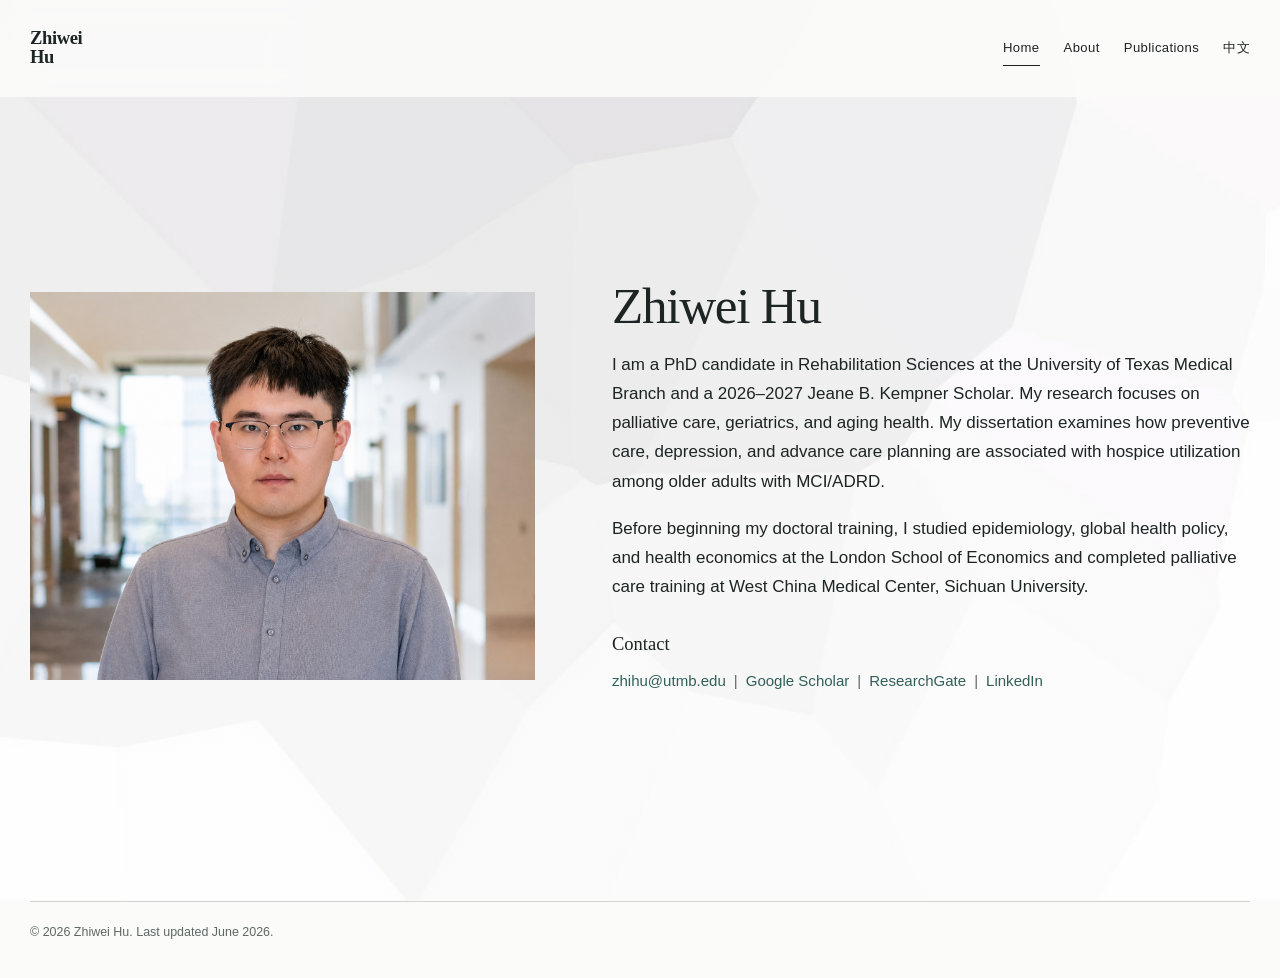
<file: index.html>
<!doctype html>
<html lang="en">
<head>
  <meta charset="utf-8">
  <meta name="viewport" content="width=device-width, initial-scale=1">
  <title>Zhiwei Hu | PhD Candidate in Rehabilitation Sciences at UTMB</title>
  <meta name="description" content="Zhiwei Hu is a PhD candidate in Rehabilitation Sciences at the University of Texas Medical Branch and a 2026–2027 Jeane B. Kempner Scholar. His research focuses on palliative care, geriatrics, aging health, advance care planning, and hospice utilization.">
  <meta name="robots" content="index, follow">
  <link rel="canonical" href="https://kzhkoshii.github.io/">
  <meta property="og:type" content="profile">
  <meta property="og:title" content="Zhiwei Hu | PhD Candidate in Rehabilitation Sciences at UTMB">
  <meta property="og:description" content="Zhiwei Hu is a PhD candidate in Rehabilitation Sciences at the University of Texas Medical Branch and a 2026–2027 Jeane B. Kempner Scholar. His research focuses on palliative care, geriatrics, aging health, advance care planning, and hospice utilization.">
  <meta property="og:url" content="https://kzhkoshii.github.io/">
  <meta property="og:image" content="https://kzhkoshii.github.io/assets/images/profile-home.png">
  <link rel="icon" href="assets/favicon.svg" type="image/svg+xml">
  <link rel="stylesheet" href="styles.css">

  <script type="application/ld+json">
  {
    "@context": "https://schema.org",
    "@type": "ProfilePage",
    "mainEntity": {
      "@type": "Person",
      "name": "Zhiwei Hu",
      "honorificSuffix": "MSc, LLB",
      "jobTitle": "PhD Candidate in Rehabilitation Sciences",
      "affiliation": {
        "@type": "Organization",
        "name": "The University of Texas Medical Branch"
      },
      "email": "mailto:zhihu@utmb.edu",
      "url": "https://kzhkoshii.github.io/",
      "sameAs": [
        "https://scholar.google.com/citations?user=KyNSuUAAAAAJ&hl=en",
        "https://www.researchgate.net/profile/Zhiwei-Hu-14?ev=hdr_xprf",
        "https://www.linkedin.com/in/zhiwei-hu-467a28255/?locale=en"
      ],
      "knowsAbout": [
        "Palliative care",
        "Geriatrics",
        "Aging health",
        "Advance care planning",
        "Hospice utilization",
        "Medicare claims analysis",
        "Mild cognitive impairment",
        "Alzheimer's disease and related dementias"
      ]
    }
  }
  </script>

</head>
<body>

<header class="site-header">
  <div class="header-inner">
    <a class="site-name" href="index.html" aria-label="Zhiwei Hu home">
      <span>Zhiwei</span><span>Hu</span>
    </a>
    <button class="nav-toggle" type="button" aria-expanded="false" aria-controls="site-navigation">
      Menu
    </button>
    <nav class="site-nav" id="site-navigation" aria-label="Primary navigation">
      <a href="index.html" aria-current="page">Home</a>
<a href="about.html">About</a>
<a href="publications.html">Publications</a>
<a href="chinese.html">中文</a>
    </nav>
  </div>
</header>

<main>
  <section class="hero" aria-labelledby="home-title">
    <div class="hero-image">
      <img src="assets/images/profile-home.png" alt="Portrait of Zhiwei Hu">
    </div>
    <div class="hero-copy">
      <h1 id="home-title">Zhiwei Hu</h1>
      <p>I am a PhD candidate in Rehabilitation Sciences at the University of Texas Medical Branch and a 2026–2027 Jeane B. Kempner Scholar. My research focuses on palliative care, geriatrics, and aging health. My dissertation examines how preventive care, depression, and advance care planning are associated with hospice utilization among older adults with MCI/ADRD.</p>
      <p>Before beginning my doctoral training, I studied epidemiology, global health policy, and health economics at the London School of Economics and completed palliative care training at West China Medical Center, Sichuan University.</p>
      <div class="small-heading">Contact</div>
      <div class="inline-links" aria-label="Contact and academic profiles">
        <a href="mailto:zhihu@utmb.edu">zhihu@utmb.edu</a>
        <a href="https://scholar.google.com/citations?user=KyNSuUAAAAAJ&hl=en" rel="me noopener" target="_blank">Google Scholar</a>
        <a href="https://www.researchgate.net/profile/Zhiwei-Hu-14?ev=hdr_xprf" rel="me noopener" target="_blank">ResearchGate</a>
        <a href="https://www.linkedin.com/in/zhiwei-hu-467a28255/?locale=en" rel="me noopener" target="_blank">LinkedIn</a>
      </div>
    </div>
  </section>
</main>

<footer class="site-footer">
  <span>© 2026 Zhiwei Hu. Last updated June 2026.</span>
</footer>
<script src="script.js"></script>

</body>
</html>
</file>
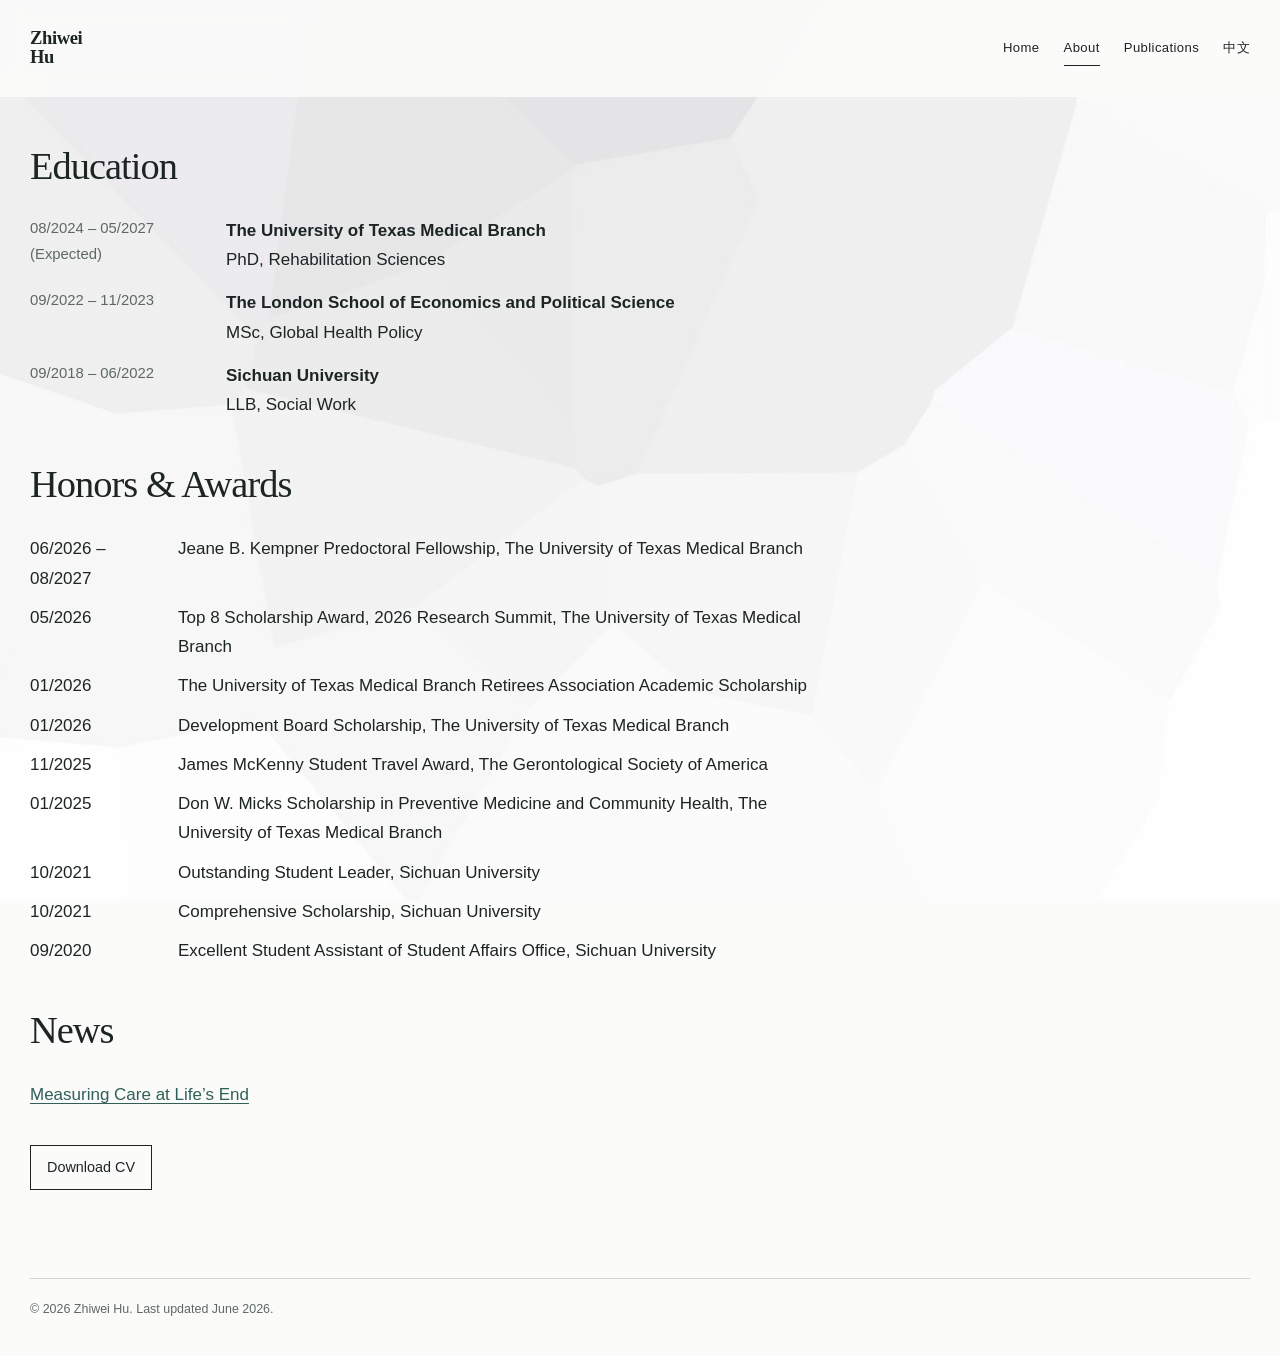
<file: about.html>
<!doctype html>
<html lang="en">
<head>
  <meta charset="utf-8">
  <meta name="viewport" content="width=device-width, initial-scale=1">
  <title>About | Zhiwei Hu</title>
  <meta name="description" content="Education, honors, awards, news, and curriculum vitae of Zhiwei Hu, a PhD candidate in Rehabilitation Sciences at the University of Texas Medical Branch.">
  <meta name="robots" content="index, follow">
  <link rel="canonical" href="https://kzhkoshii.github.io/about.html">
  <meta property="og:type" content="profile">
  <meta property="og:title" content="About | Zhiwei Hu">
  <meta property="og:description" content="Education, honors, awards, news, and curriculum vitae of Zhiwei Hu, a PhD candidate in Rehabilitation Sciences at the University of Texas Medical Branch.">
  <meta property="og:url" content="https://kzhkoshii.github.io/about.html">
  <meta property="og:image" content="https://kzhkoshii.github.io/assets/images/profile-home.png">
  <link rel="icon" href="assets/favicon.svg" type="image/svg+xml">
  <link rel="stylesheet" href="styles.css">

</head>
<body>

<header class="site-header">
  <div class="header-inner">
    <a class="site-name" href="index.html" aria-label="Zhiwei Hu home">
      <span>Zhiwei</span><span>Hu</span>
    </a>
    <button class="nav-toggle" type="button" aria-expanded="false" aria-controls="site-navigation">
      Menu
    </button>
    <nav class="site-nav" id="site-navigation" aria-label="Primary navigation">
      <a href="index.html">Home</a>
<a href="about.html" aria-current="page">About</a>
<a href="publications.html">Publications</a>
<a href="chinese.html">中文</a>
    </nav>
  </div>
</header>

<main>
  <section class="page-shell">
    <div class="about-layout">
      <div>
        <section class="section-block" aria-labelledby="education-title">
          <h2 id="education-title">Education</h2>
          <div class="timeline">
            <div class="timeline-row">
              <div class="timeline-date">08/2024 – 05/2027<br>(Expected)</div>
              <div class="timeline-main"><strong>The University of Texas Medical Branch</strong><br>PhD, Rehabilitation Sciences</div>
            </div>
            <div class="timeline-row">
              <div class="timeline-date">09/2022 – 11/2023</div>
              <div class="timeline-main"><strong>The London School of Economics and Political Science</strong><br>MSc, Global Health Policy</div>
            </div>
            <div class="timeline-row">
              <div class="timeline-date">09/2018 – 06/2022</div>
              <div class="timeline-main"><strong>Sichuan University</strong><br>LLB, Social Work</div>
            </div>
          </div>
        </section>

        <section class="section-block" aria-labelledby="awards-title">
          <h2 id="awards-title">Honors &amp; Awards</h2>
          <div class="awards">
            <div class="award-row"><div>06/2026 – 08/2027</div><div>Jeane B. Kempner Predoctoral Fellowship, The University of Texas Medical Branch</div></div>
            <div class="award-row"><div>05/2026</div><div>Top 8 Scholarship Award, 2026 Research Summit, The University of Texas Medical Branch</div></div>
            <div class="award-row"><div>01/2026</div><div>The University of Texas Medical Branch Retirees Association Academic Scholarship</div></div>
            <div class="award-row"><div>01/2026</div><div>Development Board Scholarship, The University of Texas Medical Branch</div></div>
            <div class="award-row"><div>11/2025</div><div>James McKenny Student Travel Award, The Gerontological Society of America</div></div>
            <div class="award-row"><div>01/2025</div><div>Don W. Micks Scholarship in Preventive Medicine and Community Health, The University of Texas Medical Branch</div></div>
            <div class="award-row"><div>10/2021</div><div>Outstanding Student Leader, Sichuan University</div></div>
            <div class="award-row"><div>10/2021</div><div>Comprehensive Scholarship, Sichuan University</div></div>
            <div class="award-row"><div>09/2020</div><div>Excellent Student Assistant of Student Affairs Office, Sichuan University</div></div>
          </div>
        </section>

        <section class="section-block" aria-labelledby="news-title">
          <h2 id="news-title">News</h2>
          <p><a href="https://www.utmb.edu/spph/practice/information/news-events/article/news/2025/11/17/measuring-care-at-lifes-end" target="_blank" rel="noopener">Measuring Care at Life’s End</a></p>
          <a class="download-link" href="assets/documents/Zhiwei_Hu_CV.pdf" download>Download CV</a>
        </section>
      </div>
    </div>
  </section>
</main>

<footer class="site-footer">
  <span>© 2026 Zhiwei Hu. Last updated June 2026.</span>
</footer>
<script src="script.js"></script>

</body>
</html>
</file>
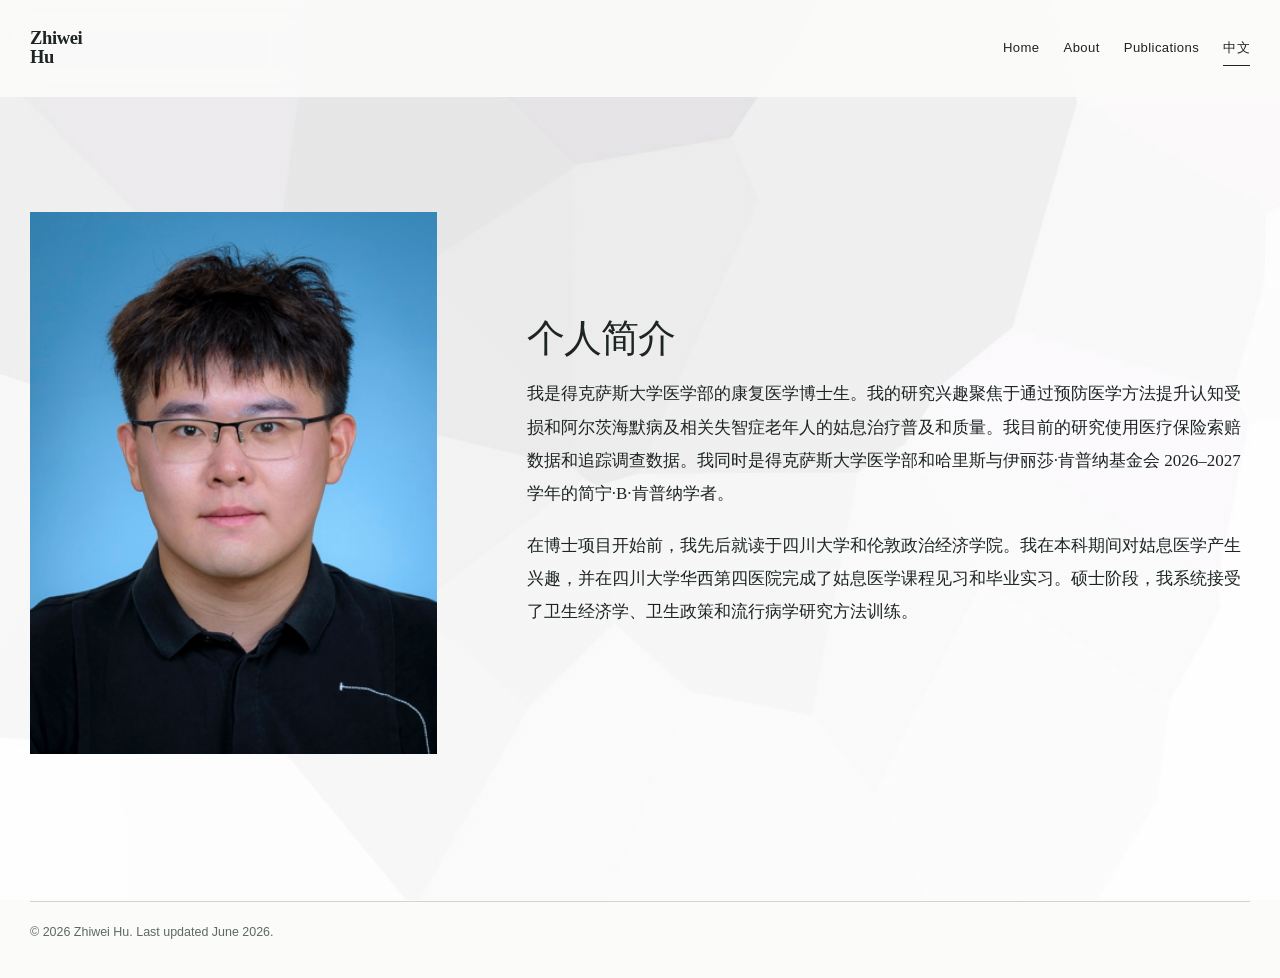
<file: chinese.html>
<!doctype html>
<html lang="zh-CN">
<head>
  <meta charset="utf-8">
  <meta name="viewport" content="width=device-width, initial-scale=1">
  <title>中文简介 | Zhiwei Hu</title>
  <meta name="description" content="Zhiwei Hu 的中文个人简介。研究方向包括姑息治疗、老年健康、认知障碍、预防医学、医疗保险索赔数据分析与安宁疗护服务利用。">
  <meta name="robots" content="index, follow">
  <link rel="canonical" href="https://kzhkoshii.github.io/chinese.html">
  <link rel="icon" href="assets/favicon.svg" type="image/svg+xml">
  <link rel="stylesheet" href="styles.css">
</head>
<body>

<header class="site-header">
  <div class="header-inner">
    <a class="site-name" href="index.html" aria-label="Zhiwei Hu home">
      <span>Zhiwei</span><span>Hu</span>
    </a>
    <button class="nav-toggle" type="button" aria-expanded="false" aria-controls="site-navigation">
      Menu
    </button>
    <nav class="site-nav" id="site-navigation" aria-label="Primary navigation">
      <a href="index.html">Home</a>
<a href="about.html">About</a>
<a href="publications.html">Publications</a>
<a href="chinese.html" aria-current="page">中文</a>
    </nav>
  </div>
</header>

<main>
  <section class="chinese-layout" aria-labelledby="chinese-title">
    <div class="chinese-image">
      <img src="assets/images/profile-chinese.jpg" alt="Zhiwei Hu 个人照片">
    </div>
    <div class="chinese-copy">
      <h1 id="chinese-title">个人简介</h1>
      <p>我是得克萨斯大学医学部的康复医学博士生。我的研究兴趣聚焦于通过预防医学方法提升认知受损和阿尔茨海默病及相关失智症老年人的姑息治疗普及和质量。我目前的研究使用医疗保险索赔数据和追踪调查数据。我同时是得克萨斯大学医学部和哈里斯与伊丽莎·肯普纳基金会 2026–2027 学年的简宁·B·肯普纳学者。</p>
      <p>在博士项目开始前，我先后就读于四川大学和伦敦政治经济学院。我在本科期间对姑息医学产生兴趣，并在四川大学华西第四医院完成了姑息医学课程见习和毕业实习。硕士阶段，我系统接受了卫生经济学、卫生政策和流行病学研究方法训练。</p>
    </div>
  </section>
</main>

<footer class="site-footer">
  <span>© 2026 Zhiwei Hu. Last updated June 2026.</span>
</footer>
<script src="script.js"></script>

</body>
</html>
</file>
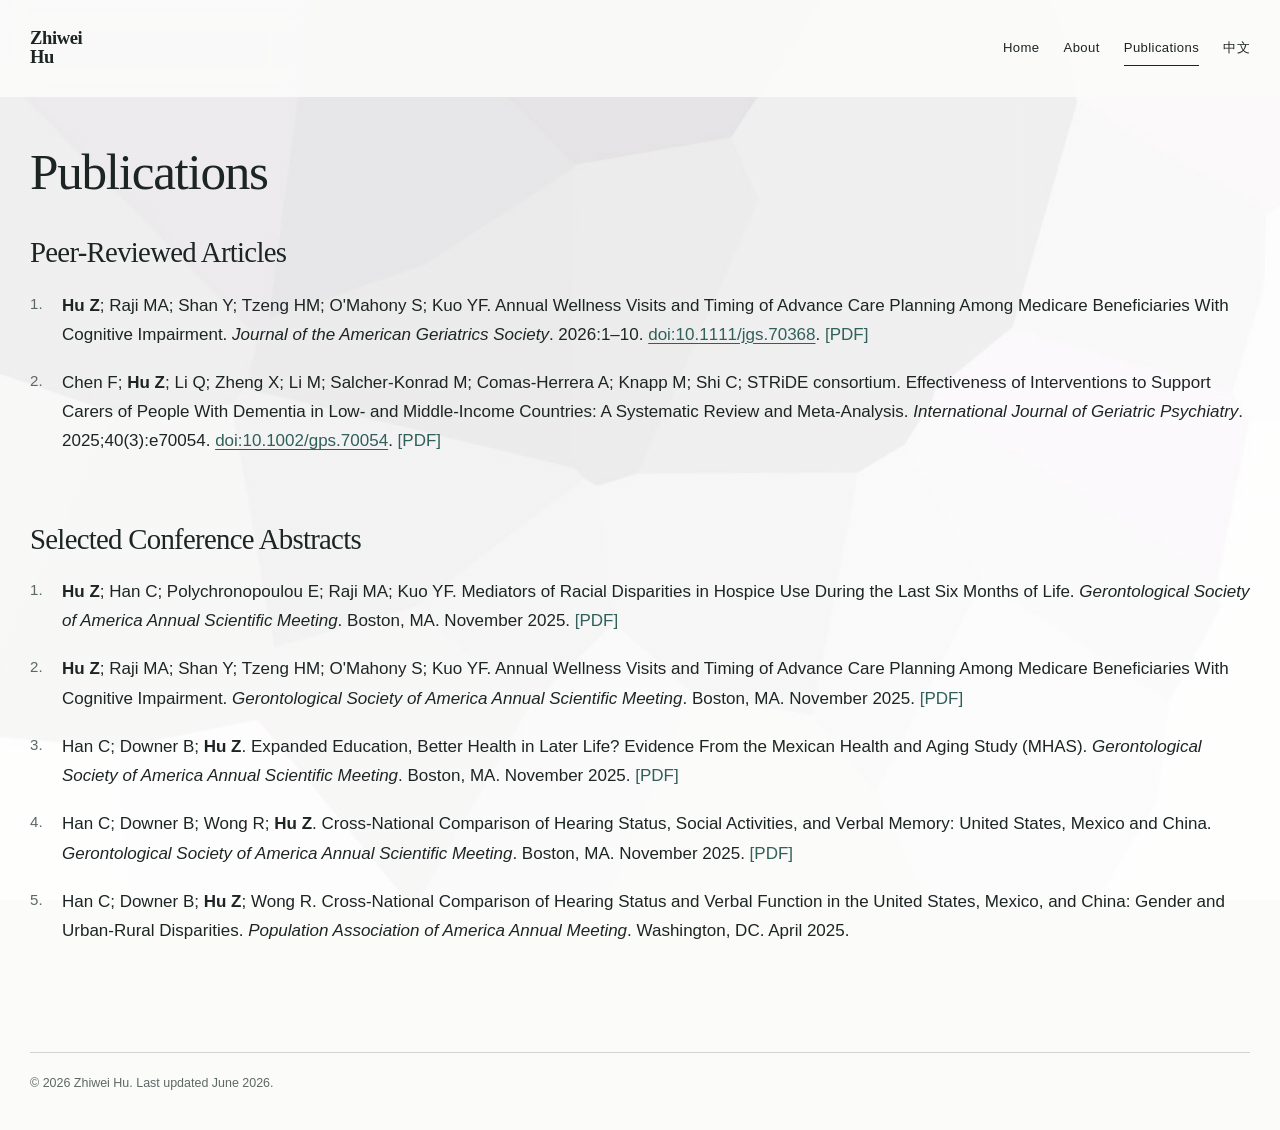
<file: publications.html>
<!doctype html>
<html lang="en">
<head>
  <meta charset="utf-8">
  <meta name="viewport" content="width=device-width, initial-scale=1">
  <title>Publications | Zhiwei Hu</title>
  <meta name="description" content="Peer-reviewed publications and selected conference abstracts by Zhiwei Hu on advance care planning, dementia, hospice utilization, and aging health.">
  <meta name="robots" content="index, follow">
  <link rel="canonical" href="https://kzhkoshii.github.io/publications.html">
  <meta property="og:type" content="profile">
  <meta property="og:title" content="Publications | Zhiwei Hu">
  <meta property="og:description" content="Peer-reviewed publications and selected conference abstracts by Zhiwei Hu on advance care planning, dementia, hospice utilization, and aging health.">
  <meta property="og:url" content="https://kzhkoshii.github.io/publications.html">
  <meta property="og:image" content="https://kzhkoshii.github.io/assets/images/profile-home.png">
  <link rel="icon" href="assets/favicon.svg" type="image/svg+xml">
  <link rel="stylesheet" href="styles.css">

</head>
<body>

<header class="site-header">
  <div class="header-inner">
    <a class="site-name" href="index.html" aria-label="Zhiwei Hu home">
      <span>Zhiwei</span><span>Hu</span>
    </a>
    <button class="nav-toggle" type="button" aria-expanded="false" aria-controls="site-navigation">
      Menu
    </button>
    <nav class="site-nav" id="site-navigation" aria-label="Primary navigation">
      <a href="index.html">Home</a>
<a href="about.html">About</a>
<a href="publications.html" aria-current="page">Publications</a>
<a href="chinese.html">中文</a>
    </nav>
  </div>
</header>

<main>
  <section class="page-shell">
    <h1 class="page-title">Publications</h1>

    <section class="publication-group" aria-labelledby="peer-reviewed-title">
      <h2 id="peer-reviewed-title">Peer-Reviewed Articles</h2>
      <ol class="publication-list">
        <li class="publication-item">
          <div>
            <span class="publication-title"><strong>Hu Z</strong>; Raji MA; Shan Y; Tzeng HM; O'Mahony S; Kuo YF.</span>
            Annual Wellness Visits and Timing of Advance Care Planning Among Medicare Beneficiaries With Cognitive Impairment.
            <em>Journal of the American Geriatrics Society</em>. 2026:1–10.
            <a href="https://doi.org/10.1111/jgs.70368" target="_blank" rel="noopener">doi:10.1111/jgs.70368</a>.
            <a class="pdf-link" href="assets/documents/Hu_et_al_JAGS_2026.pdf" target="_blank">[PDF]</a>
          </div>
        </li>
        <li class="publication-item">
          <div>
            <span class="publication-title">Chen F; <strong>Hu Z</strong>; Li Q; Zheng X; Li M; Salcher-Konrad M; Comas-Herrera A; Knapp M; Shi C; STRiDE consortium.</span>
            Effectiveness of Interventions to Support Carers of People With Dementia in Low- and Middle-Income Countries: A Systematic Review and Meta-Analysis.
            <em>International Journal of Geriatric Psychiatry</em>. 2025;40(3):e70054.
            <a href="https://doi.org/10.1002/gps.70054" target="_blank" rel="noopener">doi:10.1002/gps.70054</a>.
            <a class="pdf-link" href="assets/documents/Chen_et_al_IJGP_2025.pdf" target="_blank">[PDF]</a>
          </div>
        </li>
      </ol>
    </section>

    <section class="publication-group" aria-labelledby="abstracts-title">
      <h2 id="abstracts-title">Selected Conference Abstracts</h2>
      <ol class="publication-list">
        <li class="publication-item">
          <div>
            <span class="publication-title"><strong>Hu Z</strong>; Han C; Polychronopoulou E; Raji MA; Kuo YF.</span>
            Mediators of Racial Disparities in Hospice Use During the Last Six Months of Life.
            <em>Gerontological Society of America Annual Scientific Meeting</em>. Boston, MA. November 2025.
            <a class="pdf-link" href="assets/documents/GSA_2025_Hospice_Disparities_Abstract.pdf" target="_blank">[PDF]</a>
          </div>
        </li>
        <li class="publication-item">
          <div>
            <span class="publication-title"><strong>Hu Z</strong>; Raji MA; Shan Y; Tzeng HM; O'Mahony S; Kuo YF.</span>
            Annual Wellness Visits and Timing of Advance Care Planning Among Medicare Beneficiaries With Cognitive Impairment.
            <em>Gerontological Society of America Annual Scientific Meeting</em>. Boston, MA. November 2025.
            <a class="pdf-link" href="assets/documents/GSA_2025_AWV_ACP_Abstract.pdf" target="_blank">[PDF]</a>
          </div>
        </li>
        <li class="publication-item">
          <div>
            <span class="publication-title">Han C; Downer B; <strong>Hu Z</strong>.</span>
            Expanded Education, Better Health in Later Life? Evidence From the Mexican Health and Aging Study (MHAS).
            <em>Gerontological Society of America Annual Scientific Meeting</em>. Boston, MA. November 2025.
            <a class="pdf-link" href="assets/documents/GSA_2025_Education_Later_Life_Abstract.pdf" target="_blank">[PDF]</a>
          </div>
        </li>
        <li class="publication-item">
          <div>
            <span class="publication-title">Han C; Downer B; Wong R; <strong>Hu Z</strong>.</span>
            Cross-National Comparison of Hearing Status, Social Activities, and Verbal Memory: United States, Mexico and China.
            <em>Gerontological Society of America Annual Scientific Meeting</em>. Boston, MA. November 2025.
            <a class="pdf-link" href="assets/documents/GSA_2025_Hearing_Memory_Abstract.pdf" target="_blank">[PDF]</a>
          </div>
        </li>
        <li class="publication-item">
          <div>
            <span class="publication-title">Han C; Downer B; <strong>Hu Z</strong>; Wong R.</span>
            Cross-National Comparison of Hearing Status and Verbal Function in the United States, Mexico, and China: Gender and Urban-Rural Disparities.
            <em>Population Association of America Annual Meeting</em>. Washington, DC. April 2025.
          </div>
        </li>
      </ol>
    </section>
  </section>
</main>

<footer class="site-footer">
  <span>© 2026 Zhiwei Hu. Last updated June 2026.</span>
</footer>
<script src="script.js"></script>

</body>
</html>
</file>
<file: styles.css>
:root {
  --ink: #1d2524;
  --muted: #5d6865;
  --line: rgba(29, 37, 36, 0.18);
  --accent: #315f59;
  --accent-soft: rgba(49, 95, 89, 0.09);
  --paper: #fbfbfa;
  --max-width: 1220px;
  --nav-height: 96px;
}

* { box-sizing: border-box; }

html { scroll-behavior: smooth; }

body {
  margin: 0;
  color: var(--ink);
  background: var(--paper);
  font-family: "Avenir Next", Avenir, "Segoe UI", "Helvetica Neue", Arial, sans-serif;
  font-size: 17px;
  line-height: 1.72;
  -webkit-font-smoothing: antialiased;
  text-rendering: optimizeLegibility;
}

body::before {
  content: "";
  position: fixed;
  inset: 0;
  z-index: -2;
  background-image: linear-gradient(rgba(251,251,250,0.22), rgba(251,251,250,0.22)),
                    url("assets/images/background.jpg");
  background-size: cover;
  background-position: center;
  opacity: 0.98;
}

a {
  color: var(--accent);
  text-decoration-thickness: 1px;
  text-underline-offset: 0.18em;
}

a:hover, a:focus { color: #1f453f; }

.site-header {
  position: sticky;
  top: 0;
  z-index: 20;
  background: rgba(251, 251, 250, 0.91);
  backdrop-filter: blur(12px);
  border-bottom: 1px solid transparent;
}

.header-inner {
  width: min(calc(100% - 56px), var(--max-width));
  min-height: var(--nav-height);
  margin: 0 auto;
  display: flex;
  align-items: center;
  justify-content: space-between;
  gap: 32px;
}

.site-name {
  display: inline-block;
  color: var(--ink);
  font-family: Georgia, "Times New Roman", serif;
  font-size: 1.16rem;
  font-weight: 700;
  line-height: 1.02;
  letter-spacing: -0.02em;
  text-decoration: none;
}

.site-name span { display: block; }

.nav-toggle {
  display: none;
  border: 1px solid var(--line);
  background: rgba(255,255,255,0.55);
  color: var(--ink);
  font: inherit;
  padding: 8px 11px;
  cursor: pointer;
}

.site-nav {
  display: flex;
  align-items: center;
  gap: 24px;
}

.site-nav a {
  position: relative;
  color: var(--ink);
  font-size: 0.82rem;
  letter-spacing: 0.03em;
  text-decoration: none;
}

.site-nav a::after {
  content: "";
  position: absolute;
  left: 0;
  right: 0;
  bottom: -7px;
  height: 1px;
  background: transparent;
}

.site-nav a:hover::after,
.site-nav a[aria-current="page"]::after {
  background: var(--ink);
}

main {
  width: min(calc(100% - 56px), var(--max-width));
  margin: 0 auto;
}

.hero {
  min-height: calc(100vh - var(--nav-height));
  display: grid;
  grid-template-columns: minmax(300px, 0.95fr) minmax(440px, 1.2fr);
  gap: clamp(42px, 6vw, 86px);
  align-items: center;
  padding: 54px 0 80px;
}

.hero-image img,
.chinese-image img {
  display: block;
  width: 100%;
  height: auto;
  object-fit: cover;
}

.hero-image img { aspect-ratio: 1.30 / 1; }

.hero-copy { max-width: 690px; }

h1, h2, h3 {
  font-family: Georgia, "Times New Roman", serif;
  color: var(--ink);
  font-weight: 500;
  letter-spacing: -0.025em;
}

h1 {
  margin: 0 0 18px;
  font-size: clamp(2.35rem, 4vw, 4.2rem);
  line-height: 1.04;
}

h2 {
  margin: 0 0 28px;
  font-size: clamp(1.8rem, 3vw, 3rem);
  line-height: 1.12;
}

h3 {
  margin: 0 0 11px;
  font-size: 1.23rem;
  line-height: 1.22;
}

p { margin: 0 0 18px; }

.small-heading {
  margin: 26px 0 8px;
  color: var(--ink);
  font-family: Georgia, "Times New Roman", serif;
  font-size: 1.16rem;
}

.inline-links {
  display: flex;
  flex-wrap: wrap;
  align-items: center;
  gap: 0;
  margin-top: 2px;
  font-size: 0.94rem;
}

.inline-links a { text-decoration: none; }

.inline-links a:not(:last-child)::after {
  content: "|";
  margin: 0 8px;
  color: var(--muted);
}

.page-shell {
  min-height: calc(100vh - var(--nav-height));
  padding: 48px 0 88px;
}

.page-title {
  margin-bottom: 38px;
  font-size: clamp(2.45rem, 4vw, 4.35rem);
}

.about-layout {
  display: grid;
  grid-template-columns: minmax(0, 1.35fr) minmax(260px, 0.58fr);
  gap: clamp(44px, 6vw, 84px);
  align-items: start;
}

.about-photo {
  position: sticky;
  top: calc(var(--nav-height) + 28px);
}

.about-photo img {
  width: 100%;
  max-height: 690px;
  object-fit: cover;
  object-position: center;
  display: block;
}

.section-block + .section-block { margin-top: 44px; }

.timeline {
  display: grid;
  gap: 14px;
  margin: 0;
}

.timeline-row {
  display: grid;
  grid-template-columns: 178px 1fr;
  gap: 18px;
}

.timeline-date {
  color: var(--muted);
  font-size: 0.93rem;
  white-space: nowrap;
}

.timeline-main strong {
  font-weight: 600;
}

.awards {
  display: grid;
  gap: 10px;
}

.award-row {
  display: grid;
  grid-template-columns: 130px 1fr;
  gap: 18px;
}

.download-link {
  display: inline-block;
  margin-top: 18px;
  border: 1px solid var(--ink);
  padding: 9px 16px;
  color: var(--ink);
  font-size: 0.9rem;
  text-decoration: none;
  transition: background-color 160ms ease, color 160ms ease;
}

.download-link:hover,
.download-link:focus {
  background: var(--ink);
  color: #fff;
}

.publication-group + .publication-group { margin-top: 48px; }

.publication-group h2 {
  font-size: clamp(1.55rem, 2.25vw, 2.25rem);
  margin-bottom: 22px;
}

.publication-list {
  counter-reset: publication;
  margin: 0;
  padding: 0;
  list-style: none;
}

.publication-item {
  display: grid;
  grid-template-columns: 28px 1fr;
  gap: 4px;
  padding: 0 0 19px;
}

.publication-item::before {
  counter-increment: publication;
  content: counter(publication) ".";
  color: var(--muted);
  font-size: 0.94rem;
}

.publication-title { font-weight: 400; }

.pdf-link {
  white-space: nowrap;
  text-decoration: none;
}

.chinese-layout {
  min-height: calc(100vh - var(--nav-height));
  display: grid;
  grid-template-columns: minmax(260px, 0.76fr) minmax(430px, 1.35fr);
  gap: clamp(42px, 7vw, 98px);
  align-items: center;
  padding: 50px 0 82px;
}

.chinese-image img {
  aspect-ratio: 3 / 4;
  object-position: center top;
}

.chinese-copy {
  font-family: "Noto Serif SC", "Songti SC", SimSun, serif;
  line-height: 1.96;
}

.chinese-copy h1 {
  font-family: "Noto Serif SC", "Songti SC", SimSun, serif;
  font-size: clamp(2rem, 3vw, 3.15rem);
}

.site-footer {
  width: min(calc(100% - 56px), var(--max-width));
  margin: 0 auto;
  padding: 20px 0 35px;
  border-top: 1px solid var(--line);
  color: var(--muted);
  font-size: 0.78rem;
}

@media (max-width: 900px) {
  :root { --nav-height: 82px; }

  .header-inner,
  main,
  .site-footer {
    width: min(calc(100% - 36px), var(--max-width));
  }

  .nav-toggle { display: inline-flex; align-items: center; }

  .site-nav {
    display: none;
    position: absolute;
    top: var(--nav-height);
    left: 0;
    right: 0;
    padding: 16px 18px 20px;
    background: rgba(251, 251, 250, 0.97);
    border-bottom: 1px solid var(--line);
    flex-direction: column;
    align-items: flex-start;
    gap: 14px;
  }

  .site-nav.is-open { display: flex; }

  .hero,
  .chinese-layout,
  .about-layout {
    grid-template-columns: 1fr;
  }

  .hero {
    min-height: auto;
    gap: 30px;
    padding: 34px 0 60px;
  }

  .hero-copy { max-width: none; }
  .hero-image img { aspect-ratio: 1.25 / 1; }

  .about-layout { gap: 34px; }
  .about-photo { position: static; order: -1; }
  .about-photo img { max-height: 520px; object-position: center 42%; }

  .chinese-layout {
    min-height: auto;
    gap: 30px;
    padding: 34px 0 62px;
  }

  .chinese-image {
    max-width: 360px;
  }
}

@media (max-width: 620px) {
  body {
    font-size: 16px;
    line-height: 1.66;
  }

  .header-inner,
  main,
  .site-footer {
    width: min(calc(100% - 28px), var(--max-width));
  }

  .timeline-row,
  .award-row {
    grid-template-columns: 1fr;
    gap: 2px;
  }

  .timeline-date,
  .award-row > :first-child {
    margin-top: 4px;
  }

  .publication-item {
    grid-template-columns: 22px 1fr;
    gap: 0;
    padding-bottom: 20px;
  }

  .inline-links {
    line-height: 1.9;
  }
}
</file>
